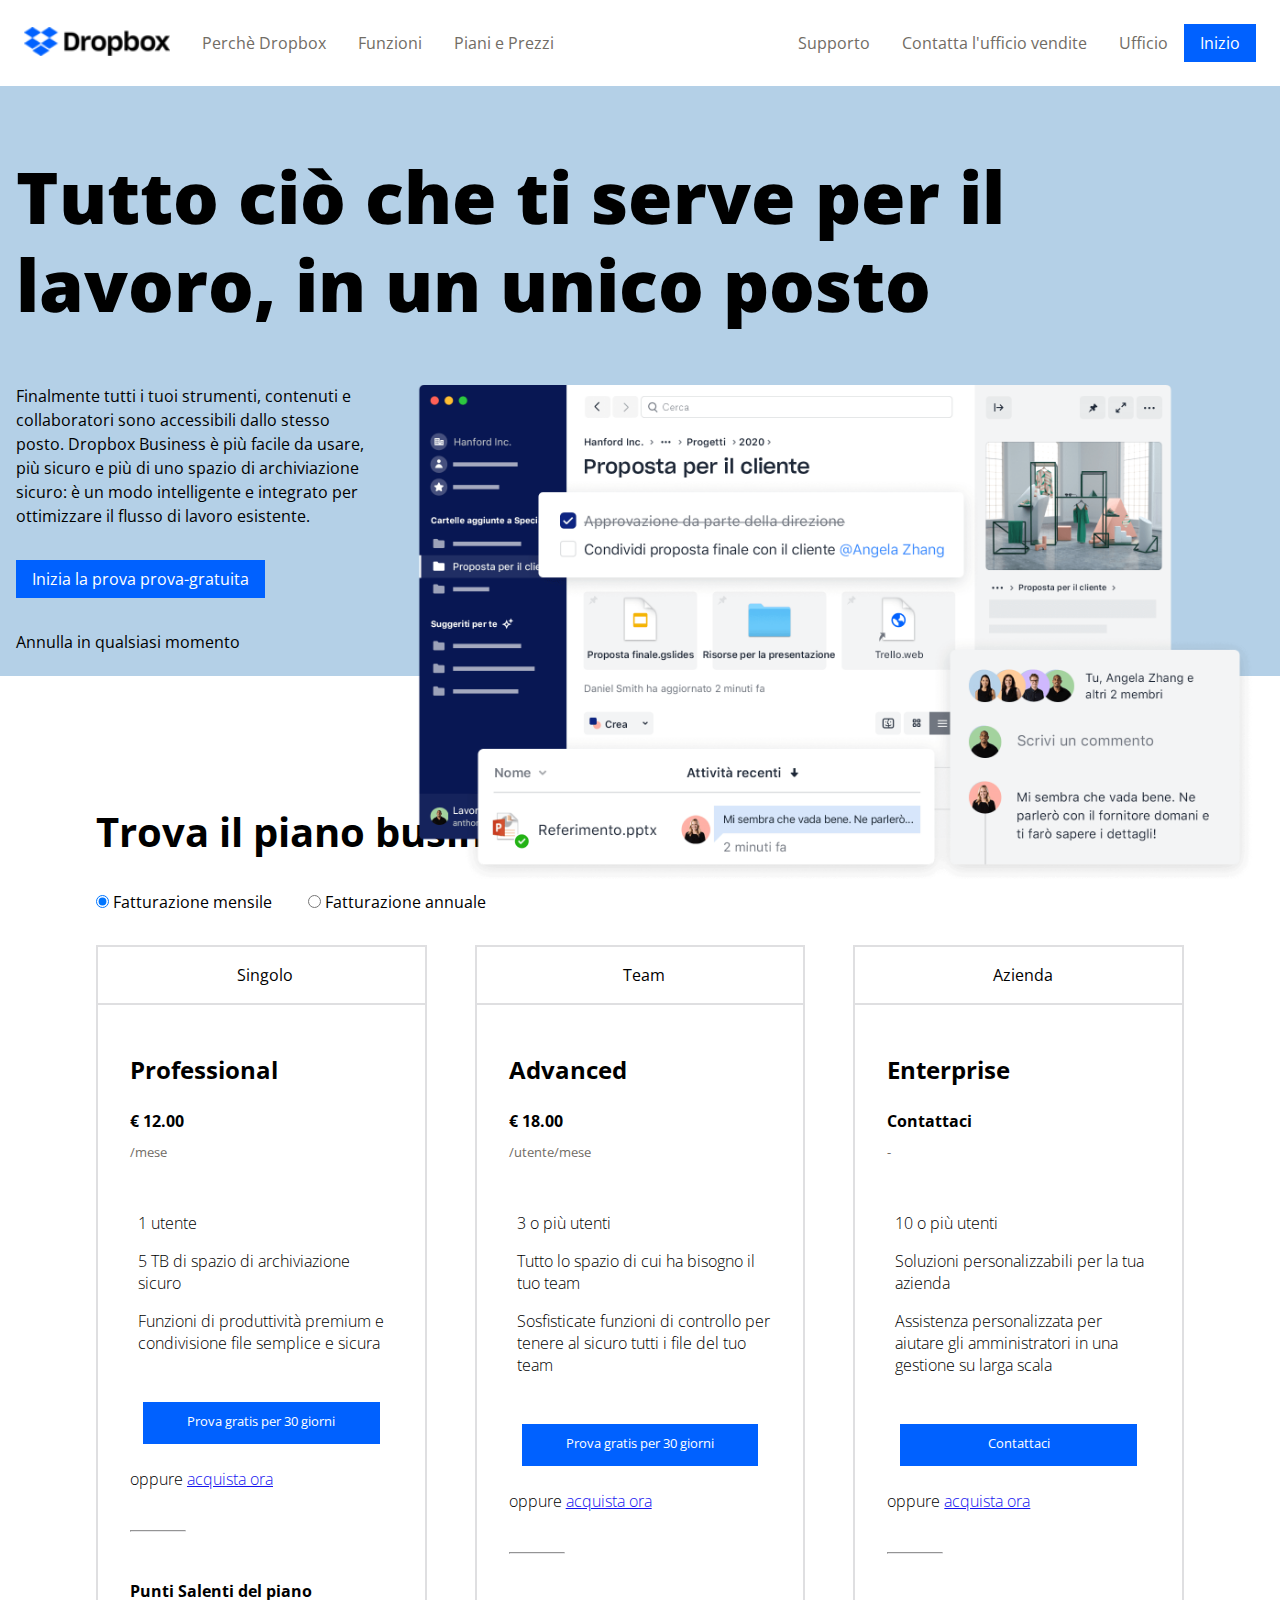
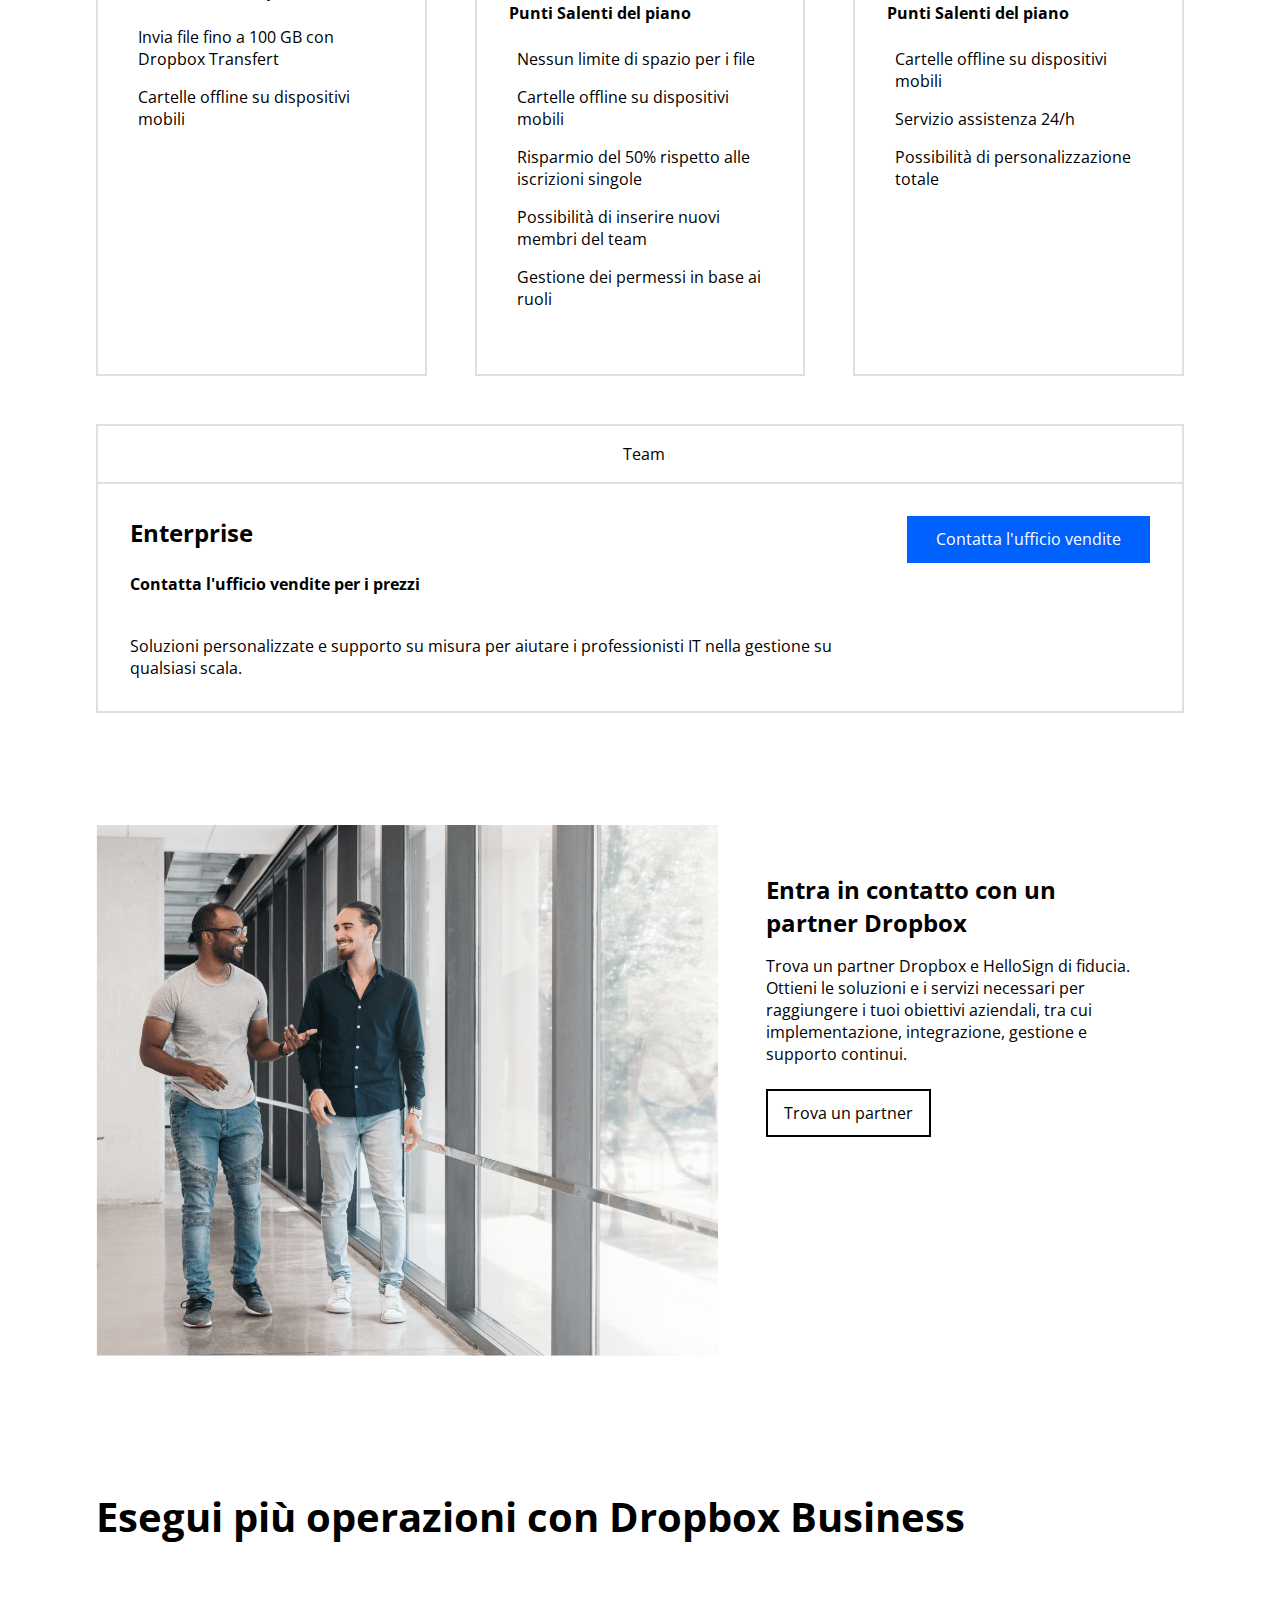
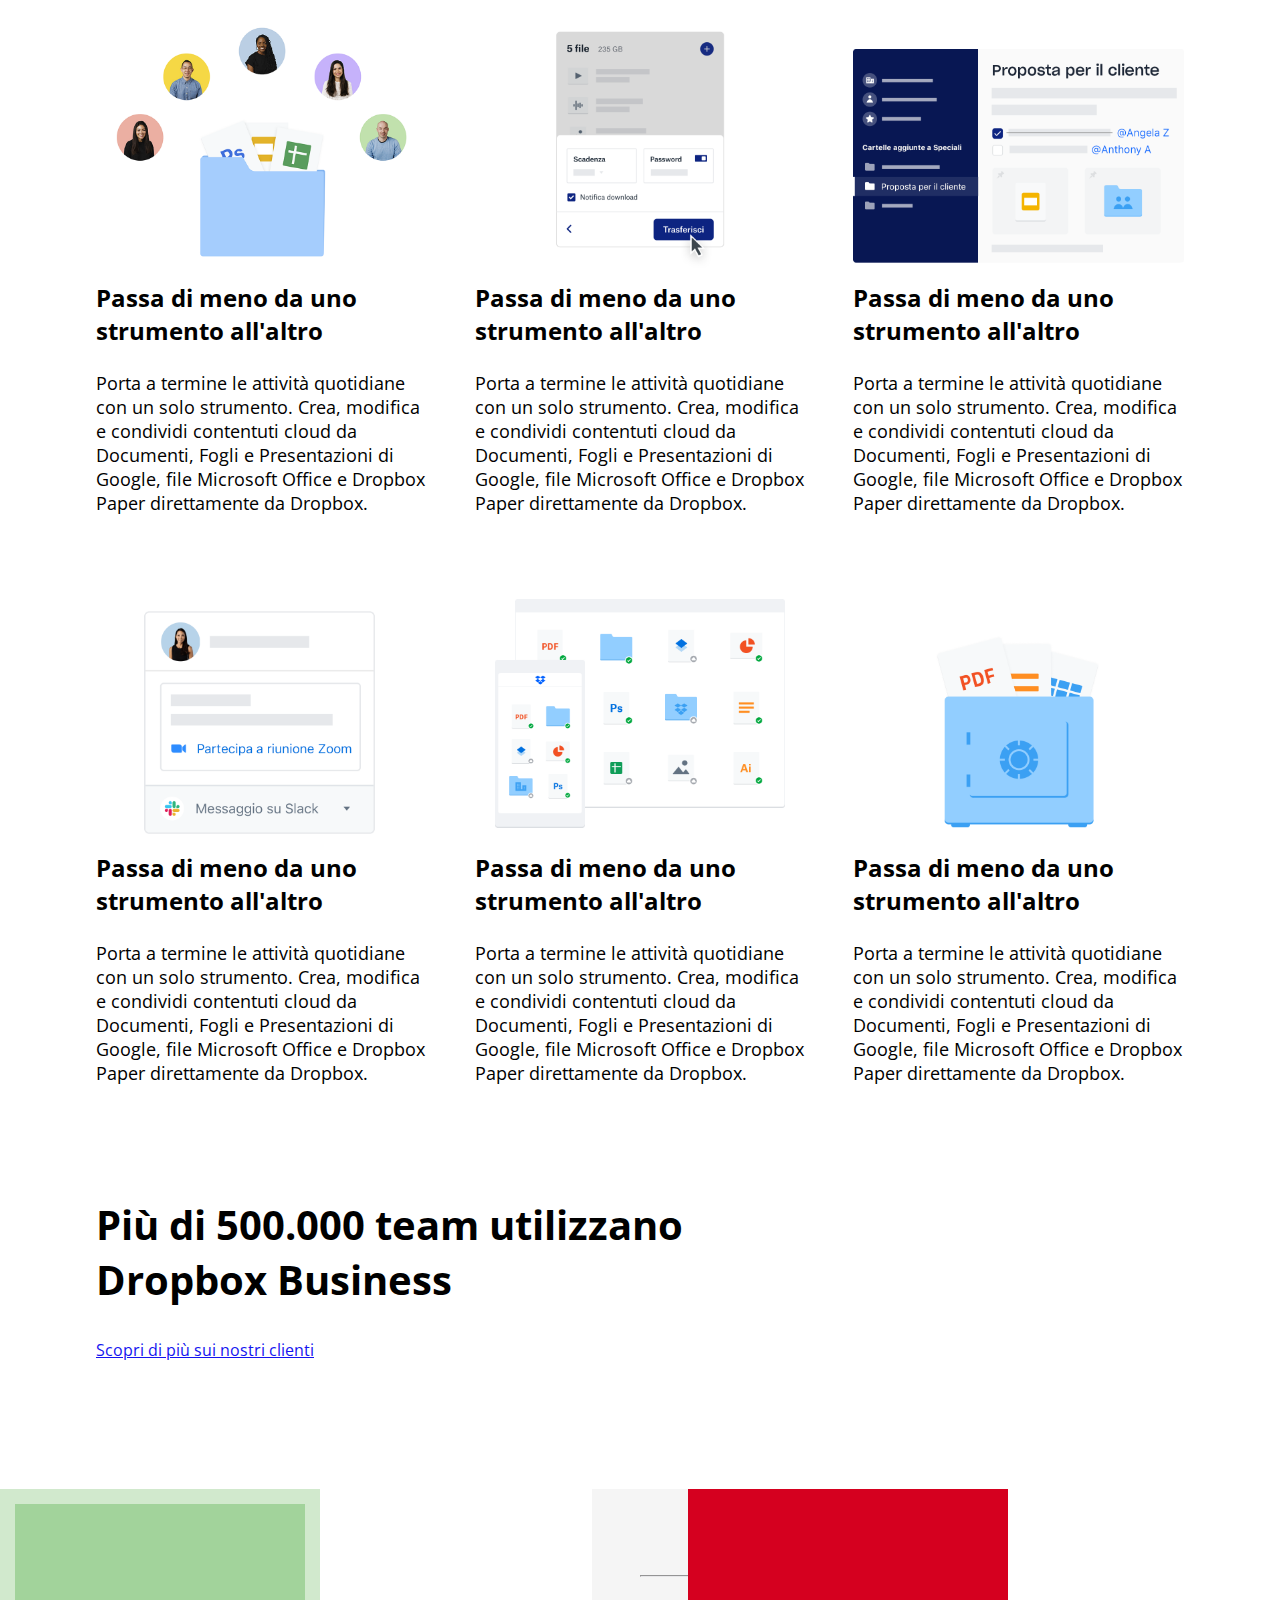
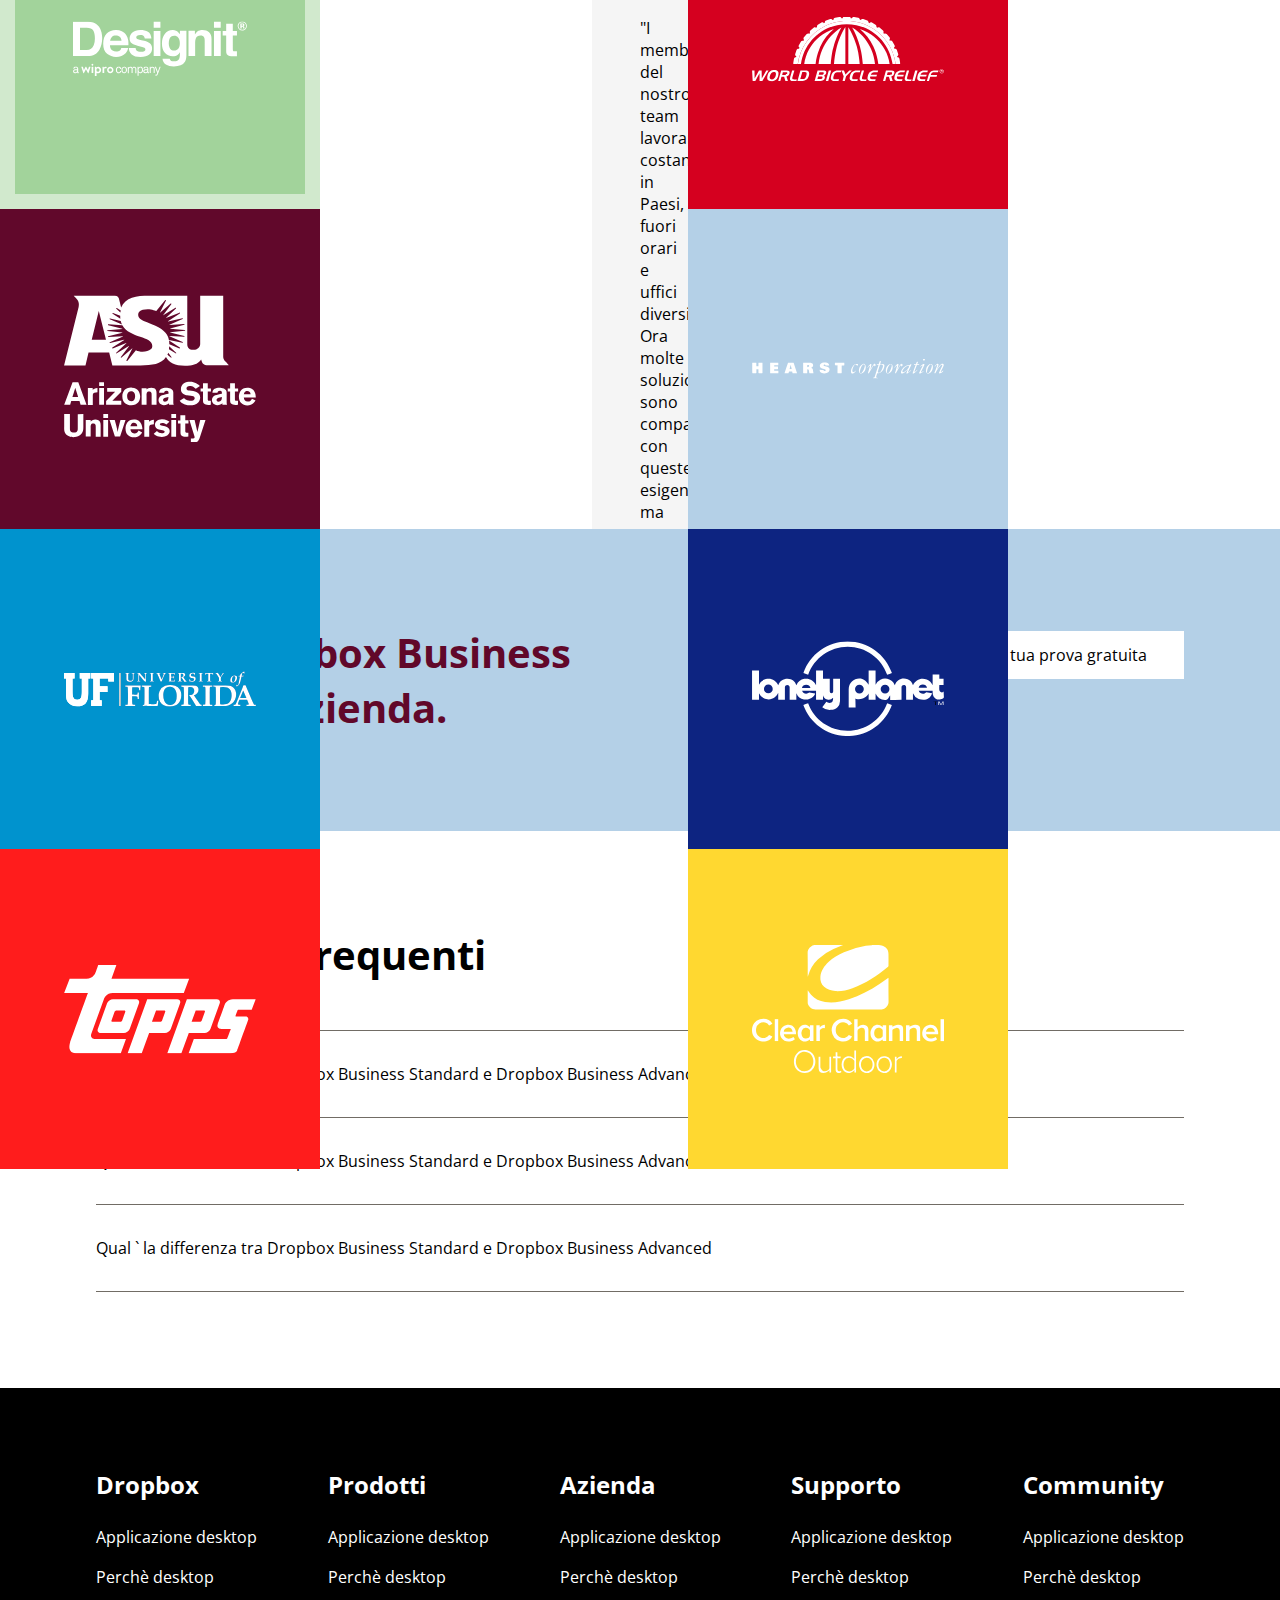
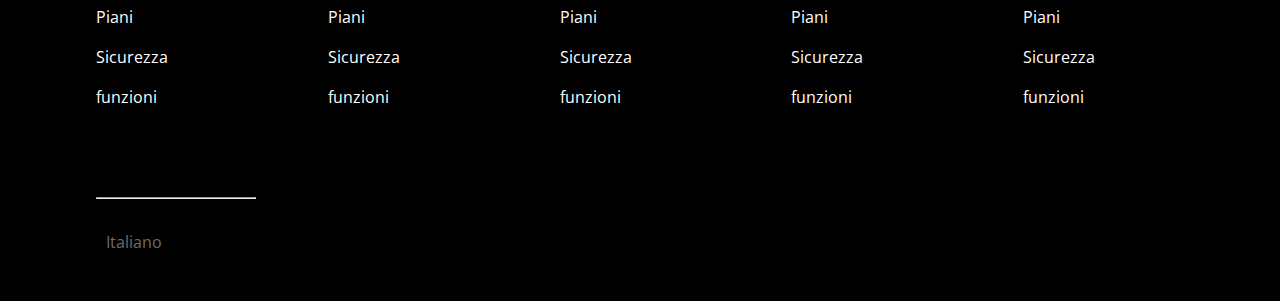
<file: index.html>
<!DOCTYPE html>
<html lang="it">
<head>
    <meta charset="UTF-8">
    <meta name="viewport" content="width=device-width, initial-scale=1.0">
    <title>Dropbox</title>

    <link rel="preconnect" href="https://fonts.googleapis.com">
    <link rel="preconnect" href="https://fonts.gstatic.com" crossorigin>
    <link href="https://fonts.googleapis.com/css2?family=Open+Sans:ital,wght@0,300..800;1,300..800&display=swap" rel="stylesheet">

    <!-- Fontawesome 6.5.2 -->
    <link rel="stylesheet" href="https://cdnjs.cloudflare.com/ajax/libs/font-awesome/6.5.2/css/all.min.css" integrity="sha512-SnH5WK+bZxgPHs44uWIX+LLJAJ9/2PkPKZ5QiAj6Ta86w+fsb2TkcmfRyVX3pBnMFcV7oQPJkl9QevSCWr3W6A==" crossorigin="anonymous" referrerpolicy="no-referrer" />

    <link rel="stylesheet" href="style/style.css">
</head>
<body>
    <header class="limitation-main">
        <section class="navigation-section horizontal-alignment limitation-main">
            <div class="horizontal-alignment">
                <img src="./img/logo-small.png" alt="dropbox logo">
                <nav>
                    <ul class="horizontal-alignment">
                        <li>
                            <a class="gray-color" href="#partner">Perch&egrave; Dropbox</a>
                        </li>
                        <li>
                            <a class="gray-color" href="#funzioni">Funzioni</a>
                        </li>
                        <li>
                            <a class="gray-color" href="#prices">Piani e Prezzi</a>
                        </li>
                    </ul>
                </nav>
            </div>

            <div class="horizontal-alignment">
                <nav class="horizontal-alignment">
                    <ul class="horizontal-alignment">
                        <li class="gray-color">
                            <a class="gray-color" href="/supporto/index.html">Supporto</a>
                        </li>
                        <li>
                            <a class="gray-color" href="https://experience.dropbox.com/contact">Contatta l'ufficio vendite</a>
                        </li>
                        <li>
                            <a class="gray-color" href="https://experience.dropbox.com/it-it/contact">Ufficio</a>
                        </li>
                    </ul>
                </nav>
                <button class="azure-back">
                    <a class=" white-color button" href="https://www.dropbox.com/plans">Inizio</a>
                </button>
            </div>
            
        </section>

        <section class="jumbotron light-blue-back">
            <div class="semi-limited">
                    <h1>
                        Tutto ci&ograve; che ti serve per il lavoro, in un unico posto
                    </h1>
                    <section class="header-content horizontal-alignment">
                        <section class="header-text"> <!-- contiene prova gratuita e jumbotron -->
                            <p>
                                Finalmente tutti i tuoi strumenti, contenuti e collaboratori sono accessibili dallo stesso posto. Dropbox Business &egrave; pi&ugrave; facile da usare, pi&ugrave; sicuro e pi&ugrave; di uno spazio di archiviazione sicuro: &egrave; un modo intelligente e integrato per ottimizzare il flusso di lavoro esistente. 
                            </p>

                            <button class="azure-back">
                                <a class="white-color" href="https://www.dropbox.com/try/teams">Inizia la prova prova-gratuita</a>
                            </button>

                            <p>
                                Annulla in qualsiasi momento
                            </p>

                            <a href="#prices"><i class="fa-solid fa-arrow-down"></i></a>
                        </section>

                        <img src="./img/jumbo.png" alt="">

                    </section>
            </div>
        </section>
    </header>

    <main id="prices">
        <section class="fatturazione maxi-limited" >
            <h2>
                Trova il piano business che fa per te
            </h2>
            <section class="input">
                <input type="radio" name="fatturazione" id="mensile" checked="checked"> Fatturazione mensile
                <input type="radio" name="fatturazione" id="annuale"> Fatturazione annuale
            </section>
            
            <section class="piani horizontal-alignment">
                <article class="border">
                    <header class="horizontal-alignment">
                        <i class="fa-solid fa-user"></i>
                        <p>Singolo</p>
                    </header>
                    <main>
                        <section>
                            <h3>Professional</h3>
                            <h4>&euro; 12.00</h4>
                            <p class="gray-color">/mese</p>
                        </section>

                        <section class="funzionalita">
                            <div class="horizontal-alignment">
                                <i class="fa-solid fa-user"></i>
                                <p>1 utente</p>
                            </div>
                            
                            <div class="horizontal-alignment">
                                <i class="fa-solid fa-folder"></i>
                                <p>5 TB di spazio di archiviazione sicuro</p>
                            </div>

                            <div class="horizontal-alignment">
                                <i class="fa-solid fa-share-nodes"></i>
                                <p>Funzioni di produttivit&agrave; premium e condivisione file semplice e sicura</p>
                            </div>

                            <button class="azure-back">
                                <a class="white-color" href="https://www.dropbox.com/try/essentials">Prova gratis per 30 giorni</a>
                            </button>

                            <span class="horizontal-alignment">
                                <p>oppure <a class="blue-color" href=""> acquista ora</a></p>
                            </span>
                        </section>

                        <hr>

                        <section class="bonus">
                            <h4>Punti Salenti del piano</h4>
                            <div class="horizontal-alignment">
                                <i class="azure-color fa-solid fa-check"></i>
                                <p>Invia file fino a 100 GB con Dropbox Transfert</p>
                            </div>
                            <div class="horizontal-alignment">
                                <i class="azure-color fa-solid fa-check"></i>
                                <p>Cartelle offline su dispositivi mobili</p>
                            </div>
                        </section>
                    </main>
                </article>

                <article class="border">
                    <header class="horizontal-alignment">
                        <i class="fa-solid fa-users-line"></i>
                        <p>Team</p>
                    </header>
                    <main>
                        <section>
                            <h3>Advanced</h3>
                            <h4>&euro; 18.00</h4>
                            <p class="gray-color">/utente/mese</p>
                        </section>

                        <section class="funzionalita">
                            <div class="horizontal-alignment">
                                <i class="fa-solid fa-users-line"></i>
                                <p>3 o pi&ugrave; utenti</p>
                            </div>
                            
                            <div class="horizontal-alignment">
                                <i class="fa-solid fa-folder"></i>
                                <p>Tutto lo spazio di cui ha bisogno il tuo team</p>
                            </div>

                            <div class="horizontal-alignment">
                                <i class="fa-solid fa-share-nodes"></i>
                                <p>Sosfisticate funzioni di controllo per tenere al sicuro tutti i file del tuo team</p>
                            </div>

                            <button class="azure-back">
                                <a class="white-color" href="https://www.dropbox.com/try/essentials">Prova gratis per 30 giorni</a>
                            </button>

                            <span class="horizontal-alignment">
                                <p>oppure <a class="blue-color" href=""> acquista ora</a></p>
                            </span>
                        </section>

                        <hr>

                        <section class="bonus">
                            <h4>Punti Salenti del piano</h4>
                            <div class="horizontal-alignment">
                                <i class="azure-color fa-solid fa-check"></i>
                                <p>Nessun limite di spazio per i file</p>
                            </div>
                            <div class="horizontal-alignment">
                                <i class="azure-color fa-solid fa-check"></i>
                                <p>Cartelle offline su dispositivi mobili</p>
                            </div>
                            <div class="horizontal-alignment">
                                <i class="azure-color fa-solid fa-check"></i>
                                <p>Risparmio del 50&percnt; rispetto alle iscrizioni singole</p>
                            </div>
                            <div class="horizontal-alignment">
                                <i class="azure-color fa-solid fa-check"></i>
                                <p>Possibilit&agrave; di inserire nuovi membri del team</p>
                            </div>
                            <div class="horizontal-alignment">
                                <i class="azure-color fa-solid fa-check"></i>
                                <p>Gestione dei permessi in base ai ruoli</p>
                            </div>
                        </section>
                    </main>
                </article>

                <article class="border">
                    <header class="horizontal-alignment">
                        <i class="fa-solid fa-building"></i>
                        <p>Azienda</p>
                    </header>
                    <main>
                        <section>
                            <h3>Enterprise</h3>
                            <h4>Contattaci</h4>
                            <p class="gray-color">-</p>
                        </section>

                        <section class="funzionalita">
                            <div class="horizontal-alignment">
                                <i class="fa-solid fa-user"></i>
                                <p>10 o pi&ugrave; utenti</p>
                            </div>
                            
                            <div class="horizontal-alignment">
                                <i class="fa-solid fa-folder"></i>
                                <p>Soluzioni personalizzabili per la tua azienda</p>
                            </div>

                            <div class="horizontal-alignment">
                                <i class="fa-solid fa-share-nodes"></i>
                                <p>Assistenza personalizzata per aiutare gli amministratori in una gestione su larga scala</p>
                            </div>

                            <button class="azure-back">
                                <a class="white-color" href="https://www.dropbox.com/try/essentials">Contattaci</a>
                            </button>

                            <span class="horizontal-alignment">
                                <p>oppure <a class="blue-color" href=""> acquista ora</a></p>
                            </span>
                        </section>

                        <hr>

                        <section class="bonus">
                            <h4>Punti Salenti del piano</h4>
                            <div class="horizontal-alignment">
                                <i class="azure-color fa-solid fa-check"></i>
                                <p>Cartelle offline su dispositivi mobili</p>
                            </div>
                            <div class="horizontal-alignment">
                                <i class="azure-color fa-solid fa-check"></i>
                                <p>Servizio assistenza 24/h</p>
                            </div>
                            <div class="horizontal-alignment">
                                <i class="azure-color fa-solid fa-check"></i>
                                <p>Possibilit&agrave; di personalizzazione totale</p>
                            </div>
                        </section>
                    </main>
                </article>

            </section>
        </section>

        <article class="border enterprise maxi-limited">
            <header class="horizontal-alignment">
                <i class="fa-solid fa-building"></i>
                <p>Team</p>
            </header>
            <main>
                <div class="horizontal-alignment">
                    <section class="text">
                        <h3>Enterprise</h3>
                        <h4>Contatta l'ufficio vendite per i prezzi</h4>
                        <p>Soluzioni personalizzate e supporto su misura per aiutare i professionisti IT nella gestione su qualsiasi scala.</p>
                    </section>
                    <section>
                        <button class="azure-back">
                            <a class="white-color" href="https://experience.dropbox.com/contact">Contatta l'ufficio vendite</a>
                        </button>
                    </section>
                </div>
            </main>
        </article>

        <section class="partner horizontal-alignment maxi-limited" id="partner">
            <section class="img">
                <img src="./img/partner.png" alt="two people talking">
            </section>

            <section class="text">
                <h3>Entra in contatto con un partner Dropbox</h3>
                <p>Trova un partner Dropbox e HelloSign di fiducia. Ottieni le soluzioni e i servizi necessari per raggiungere i tuoi obiettivi aziendali, tra cui implementazione, integrazione, gestione e supporto continui.</p>
                <button class="white-back">
                    <a href="https://www.dropbox.com/business/partners">
                        Trova un partner
                    </a>
                </button>
            </section>
        </section>

        <section class="operazioni maxi-limited" id="funzioni">
            <h2>Esegui pi&ugrave; operazioni con Dropbox Business</h2>
            <section class="container">
                <article>
                    <img src="./img/business-feature-switching-tools.png" alt="">
                    <h3>Passa di meno da uno strumento all'altro</h3>
                    <p>Porta a termine le attivit&agrave; quotidiane con un solo strumento. Crea, modifica e condividi contentuti cloud da Documenti, Fogli e Presentazioni di Google, file Microsoft Office e Dropbox Paper direttamente da Dropbox.</p>
                </article>
                <article>
                    <img src="./img/business-feature-send-files-it.png" alt="trasferimento file">
                    <h3>Passa di meno da uno strumento all'altro</h3>
                    <p>Porta a termine le attivit&agrave; quotidiane con un solo strumento. Crea, modifica e condividi contentuti cloud da Documenti, Fogli e Presentazioni di Google, file Microsoft Office e Dropbox Paper direttamente da Dropbox.</p>
                </article>
                <article>
                    <img src="./img/business-feature-coordinate-it.png" alt="esempio di cartelle">
                    <h3>Passa di meno da uno strumento all'altro</h3>
                    <p>Porta a termine le attivit&agrave; quotidiane con un solo strumento. Crea, modifica e condividi contentuti cloud da Documenti, Fogli e Presentazioni di Google, file Microsoft Office e Dropbox Paper direttamente da Dropbox.</p>
                </article>
                <article>
                    <img src="./img/business-feature-integrations-it.png" alt="riunione zoom">
                    <h3>Passa di meno da uno strumento all'altro</h3>
                    <p>Porta a termine le attivit&agrave; quotidiane con un solo strumento. Crea, modifica e condividi contentuti cloud da Documenti, Fogli e Presentazioni di Google, file Microsoft Office e Dropbox Paper direttamente da Dropbox.</p>
                </article>
                <article>
                    <img src="./img/business-feature-multi-device.png" alt="due device con lo stesso spazio cloud">
                    <h3>Passa di meno da uno strumento all'altro</h3>
                    <p>Porta a termine le attivit&agrave; quotidiane con un solo strumento. Crea, modifica e condividi contentuti cloud da Documenti, Fogli e Presentazioni di Google, file Microsoft Office e Dropbox Paper direttamente da Dropbox.</p>
                </article>
                <article>
                    <img src="./img/business-feature-security.png" alt="cassaforte">
                    <h3>Passa di meno da uno strumento all'altro</h3>
                    <p>Porta a termine le attivit&agrave; quotidiane con un solo strumento. Crea, modifica e condividi contentuti cloud da Documenti, Fogli e Presentazioni di Google, file Microsoft Office e Dropbox Paper direttamente da Dropbox.</p>
                </article>
            </section>

            <h2>Pi&ugrave; di 500.000 team utilizzano <br>Dropbox Business</h2>

            <a href=""><u class="blue-color">Scopri di pi&ugrave; sui nostri clienti</u></a>
        </section>

        <section class="squares horizontal-alignment">
            <section class="container-4x4">
                <article id="designit">
                    <img src="./img/designit.svg" alt="">
                </article>
                <article id="asu">
                    <img src="./img/arizona_state_university.svg" alt="">
                </article>
                <article id="uf">
                    <img src="./img/university_of_florida.svg" alt="">
                </article>
                <article id="topps">
                    <img src="./img/topps.svg" alt="">
                </article>
            </section>

            <div>
                <article class="big-section">
                    <img src="./img/designit - black.svg" alt="">

                    <hr>

                    <p>"I membri del nostro team lavorano costantemente in Paesi, fuori orari e uffici diversi. Ora molte soluzioni sono compatibili con queste esigenze, ma nessuna &egrave; facile quando Dropbox e Dropbox Paper. Ora molte soluzioni sono compatibili con queste esigenze, ma nessuna &egrave; facile quanto Dropbox Paper"</p>

                    <p>Morten Thomsen, Global IT Lead</p>
                </article>
            </div>

            <section class="container-4x4">
                <article id="wbr">
                    <img src="./img/world_bicycle_relief.svg" alt="">
                </article>
                <article id="hearst">
                    <img src="./img/hearst_corp.svg" alt="">
                </article>
                <article id="lonely">
                    <img src="./img/lonely_planet.svg" alt="">
                </article>
                <article id="clear">
                    <img src="./img/clear_channel.svg" alt="">
                </article>
            </section>

        </section>

        <section class="light-blue-back">
            <section class="prova-gratuita maxi-limited horizontal-alignment">

                <h2 class="bordeaux-color">Porta Dropbox Business nella tua azienda.</h2>

                <button class="white-back">
                    <a href="https://www.dropbox.com/try/essentials">Inizia la tua prova gratuita</a>
                </button>

            </section>
        </section>
        
        <section class="faq maxi-limited">
            <h2>Domande frequenti</h2>

            <button class="accordion horizontal-alignment">
                Qual &grave; la differenza tra Dropbox Business Standard e Dropbox Business Advanced<i class="fa-solid fa-angle-down"></i>
            </button>  
            <div class="panel">
                <p>
                Lorem ipsum dolor sit amet consectetur adipisicing elit. Praesentium suscipit sed vitae ad. Cum quasi vel necessitatibus officiis ea excepturi quidem, repellat repudiandae itaque magni aliquid reprehenderit eum error quae.
                </p>
            </div>
            <button class="accordion horizontal-alignment">
                Qual &grave; la differenza tra Dropbox Business Standard e Dropbox Business Advanced<i class="fa-solid fa-angle-down"></i>
            </button>  
            <div class="panel">
                <p>
                Lorem ipsum dolor sit amet consectetur adipisicing elit. Praesentium suscipit sed vitae ad. Cum quasi vel necessitatibus officiis ea excepturi quidem, repellat repudiandae itaque magni aliquid reprehenderit eum error quae.
                </p>
            </div>
            <button class="accordion horizontal-alignment">
                Qual &grave; la differenza tra Dropbox Business Standard e Dropbox Business Advanced<i class="fa-solid fa-angle-down"></i>
            </button>  
            <div class="panel">
                <p>
                Lorem ipsum dolor sit amet consectetur adipisicing elit. Praesentium suscipit sed vitae ad. Cum quasi vel necessitatibus officiis ea excepturi quidem, repellat repudiandae itaque magni aliquid reprehenderit eum error quae.
                </p>
            </div>

        </section>
    </main>

    <footer class="black-back">
        <section class="footer-links maxi-limited horizontal-alignment">
            <section class="link-section">
                <h4 class="white-color">Dropbox</h4>
                <ul>
                    <li>
                        <a class="white-color" href="https://www.dropbox.com/desktop">Applicazione desktop</a>
                    </li>
                    <li>
                        <a class="white-color" href="https://www.dropbox.com/desktop">Perch&egrave; desktop</a>
                    </li>
                    <li>
                        <a class="white-color" href="https://www.dropbox.com/plans?trigger=nr">Piani</a>
                    </li>
                    <li>
                        <a class="white-color" href="https://www.dropbox.com/business/solutions">Sicurezza</a>
                    </li>
                    <li>
                        <a class="white-color" href="https://www.dropbox.com/features">funzioni</a>
                    </li>
                </ul>
            </section>
            <section class="link-section">
                <h4 class="white-color">Prodotti</h4>
                <ul>
                    <li>
                        <a class="white-color" href="https://www.dropbox.com/desktop">Applicazione desktop</a>
                    </li>
                    <li>
                        <a class="white-color" href="https://www.dropbox.com/desktop">Perch&egrave; desktop</a>
                    </li>
                    <li>
                        <a class="white-color" href="https://www.dropbox.com/plans?trigger=nr">Piani</a>
                    </li>
                    <li>
                        <a class="white-color" href="https://www.dropbox.com/business/solutions">Sicurezza</a>
                    </li>
                    <li>
                        <a class="white-color" href="https://www.dropbox.com/features">funzioni</a>
                    </li>
                </ul>
            </section>
            <section class="link-section">
                <h4 class="white-color">Azienda</h4>
                <ul>
                    <li>
                        <a class="white-color" href="https://www.dropbox.com/desktop">Applicazione desktop</a>
                    </li>
                    <li>
                        <a class="white-color" href="https://www.dropbox.com/desktop">Perch&egrave; desktop</a>
                    </li>
                    <li>
                        <a class="white-color" href="https://www.dropbox.com/plans?trigger=nr">Piani</a>
                    </li>
                    <li>
                        <a class="white-color" href="https://www.dropbox.com/business/solutions">Sicurezza</a>
                    </li>
                    <li>
                        <a class="white-color" href="https://www.dropbox.com/features">funzioni</a>
                    </li>
                </ul>
            </section>
            <section class="link-section">
                <h4 class="white-color">Supporto</h4>
                <ul>
                    <li>
                        <a class="white-color" href="https://www.dropbox.com/desktop">Applicazione desktop</a>
                    </li>
                    <li>
                        <a class="white-color" href="https://www.dropbox.com/desktop">Perch&egrave; desktop</a>
                    </li>
                    <li>
                        <a class="white-color" href="https://www.dropbox.com/plans?trigger=nr">Piani</a>
                    </li>
                    <li>
                        <a class="white-color" href="https://www.dropbox.com/business/solutions">Sicurezza</a>
                    </li>
                    <li>
                        <a class="white-color" href="https://www.dropbox.com/features">funzioni</a>
                    </li>
                </ul>
            </section>
            <section class="link-section">
                <h4 class="white-color">Community</h4>
                <ul>
                    <li>
                        <a class="white-color" href="https://www.dropbox.com/desktop">Applicazione desktop</a>
                    </li>
                    <li>
                        <a class="white-color" href="https://www.dropbox.com/desktop">Perch&egrave; desktop</a>
                    </li>
                    <li>
                        <a class="white-color" href="https://www.dropbox.com/plans?trigger=nr">Piani</a>
                    </li>
                    <li>
                        <a class="white-color" href="https://www.dropbox.com/business/solutions">Sicurezza</a>
                    </li>
                    <li>
                        <a class="white-color" href="https://www.dropbox.com/features">funzioni</a>
                    </li>
                </ul>
            </section>
            
        </section>


        <section class="language maxi-limited">

            <hr class="white-color">

            <section class="horizontal-alignment">
                <i class="gray-color fa-solid fa-earth-americas"></i>
                <p class="gray-color">Italiano</p>
                <i class="gray-color fa-solid fa-caret-up"></i>            
            </section>
        </section>
    </footer>
</body>
</html>
</file>
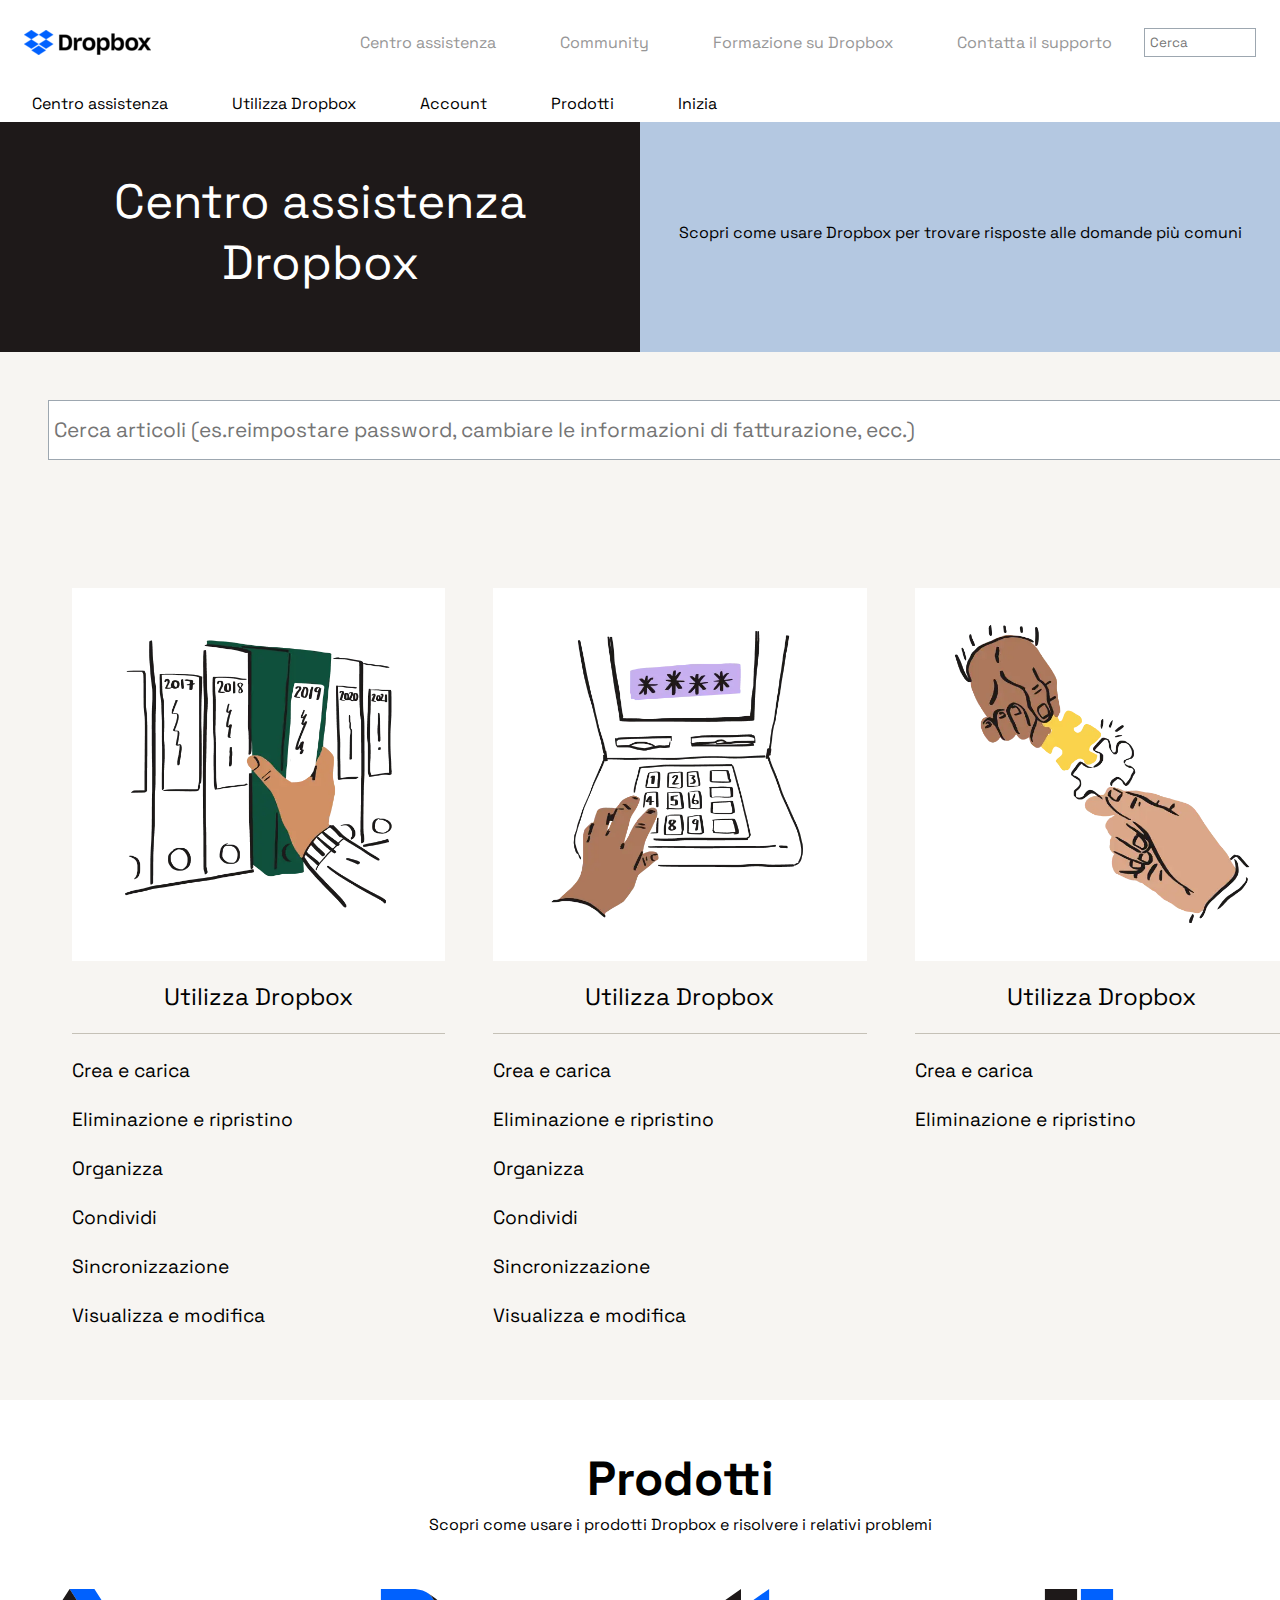
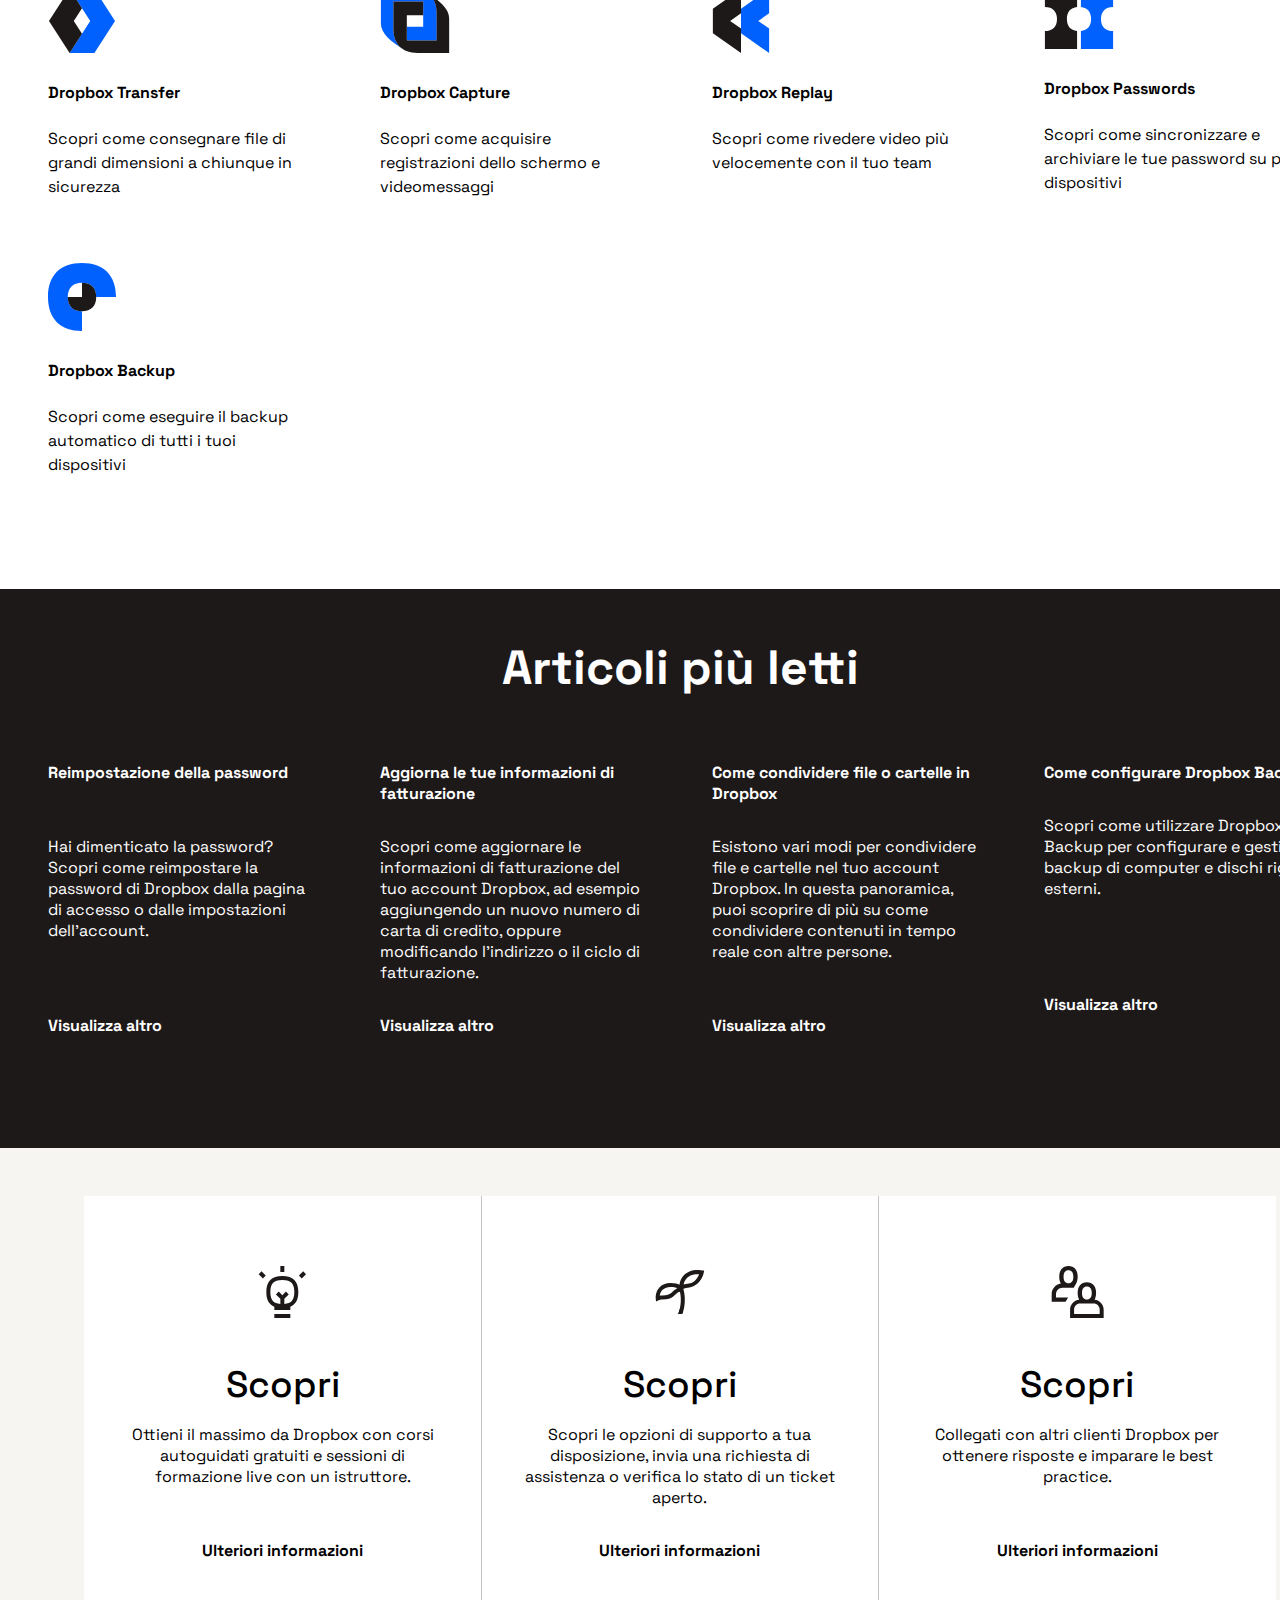
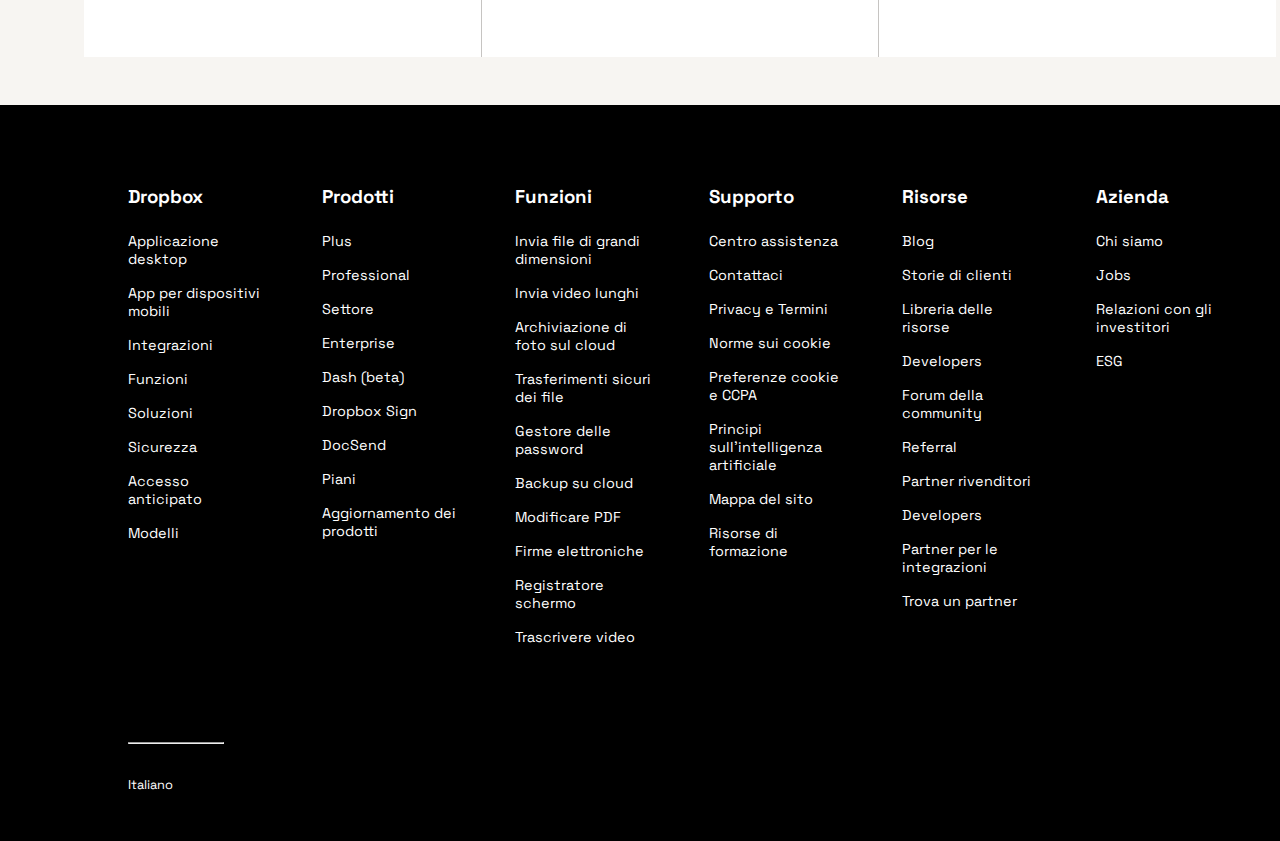
<file: supporto/index.html>
<!DOCTYPE html>
<html lang="it">
<head>
    <meta charset="UTF-8">
    <meta name="viewport" content="width=device-width, initial-scale=1.0">
    <title>Supporto</title>

    <link rel="stylesheet" href="style/style.css">

    <!-- Space Grotesk -->
    <link rel="preconnect" href="https://fonts.googleapis.com">
    <link rel="preconnect" href="https://fonts.gstatic.com" crossorigin>
    <link href="https://fonts.googleapis.com/css2?family=Space+Grotesk:wght@300..700&display=swap" rel="stylesheet">

    <!-- Fontawesome 6.5.2 -->
    <link rel="stylesheet" href="https://cdnjs.cloudflare.com/ajax/libs/font-awesome/6.5.2/css/all.min.css" integrity="sha512-SnH5WK+bZxgPHs44uWIX+LLJAJ9/2PkPKZ5QiAj6Ta86w+fsb2TkcmfRyVX3pBnMFcV7oQPJkl9QevSCWr3W6A==" crossorigin="anonymous" referrerpolicy="no-referrer" />
</head>
<body>

    <!-- pagina di riferimento -->
    <!-- https://help.dropbox.com/it-it -->

    <!-- todo AGGIUNGERE TUTTI I LINK, COMPRESE IMMAGINI DEI PRODOTTI -->
    <!-- todo HOVER EFFECT E UNDERLINE -->

    <header>
        <section class="top horizontal-alignment">
            <img src="./img/logo-small.png" alt="dropbox logo">
            <nav class="header-links horizontal-alignment">
                <ul class="horizontal-alignment">
                    <li>
                        <a class="gray-color" href="">Centro assistenza</a>
                    </li>
                    <li>
                        <a class="gray-color" href="">Community</a>
                    </li>
                    <li>
                        <a class="gray-color" href="">Formazione su Dropbox</a>
                    </li>
                    <li>
                        <a class="gray-color" href="">Contatta il supporto</a>
                    </li>
                </ul>
                <section class="search-bar">
                    <input type="search" placeholder="Cerca">
                    <i class="fa-solid fa-magnifying-glass"></i>
                </section>
            </nav>
        </section>

        <nav class="bottom horizontal-alignment">
            <ul class="horizontal-alignment">
                <li>
                    <a href="">Centro assistenza</a>
                </li>
                <li>
                    <a href="">Utilizza Dropbox</a>
                    <div class="opacity"></div>
                    <div class="drop-down beige-back">
                        <ul>
                            <li>
                                <a href="">Crea e carica</a>
                            </li>
                            <li>
                                <a href="">Eliminazione e ripristino</a>
                            </li>
                            <li>
                                <a href="">Organizza</a>
                            </li>
                            <li>
                                <a href="">Condividi</a>
                            </li>
                            <li>
                                <a href="">Sincronizzazione</a>
                            </li>
                            <li>
                                <a href="">Visualizza e modifica</a>
                            </li>
                        </ul>
                    </div>
                </li>
                <li>
                    <a href="">Account</a>
                    <div class="opacity"></div>
                    <div class="drop-down beige-back">
                        <ul>
                            <li>
                                <a href="">Crea e carica</a>
                            </li>
                            <li>
                                <a href="">Eliminazione e ripristino</a>
                            </li>
                            <li>
                                <a href="">Organizza</a>
                            </li>
                            <li>
                                <a href="">Condividi</a>
                            </li>
                            <li>
                                <a href="">Sincronizzazione</a>
                            </li>
                            <li>
                                <a href="">Visualizza e modifica</a>
                            </li>
                        </ul>
                    </div>
                </li>
                <li>
                    <a href="">Prodotti</a>
                    <div class="opacity"></div>
                    <div class="drop-down beige-back">
                        <ul>
                            <li>
                                <a href="">Crea e carica</a>
                            </li>
                            <li>
                                <a href="">Eliminazione e ripristino</a>
                            </li>
                            <li>
                                <a href="">Organizza</a>
                            </li>
                            <li>
                                <a href="">Condividi</a>
                            </li>
                            <li>
                                <a href="">Sincronizzazione</a>
                            </li>
                            <li>
                                <a href="">Visualizza e modifica</a>
                            </li>
                        </ul>
                    </div>
                </li>
                <li>
                    <a href="">Inizia</a>
                </li>
            </ul>
        </nav>
    </header>

    <main>
        <section class="horizontal-alignment first-info"> <!-- Top content del main -->
            <div class="brown-back"> <!-- Centro assistenza Dropbox -->
                <h1 class="white-color">Centro assistenza<br>Dropbox</h1>
            </div>

            <div class="azure-back"> <!-- Risposte alle domande -->
                <p>Scopri come usare Dropbox per trovare risposte alle domande pi&ugrave; comuni</p>
            </div>
        </section>

        <section class="beige-back">
            <div class="container">
                <!-- nav bar -->
                <section class="search-bar">
                    <input type="search" placeholder="Cerca articoli (es.reimpostare password, cambiare le informazioni di fatturazione, ecc.)" >
                    <i class="fa-solid fa-magnifying-glass"></i>
                </section>

                <nav class="articles horizontal-alignment">
                    <article>
                        <div class="image-container">
                            <img src="./img/utilizza.webp" alt="an hand taking a 2019 folder">
                        </div>
                        <h2>
                            Utilizza Dropbox
                        </h2>

                        <ul>
                            <li>
                                <a href="">Crea e carica</a>
                            </li>
                            <li>
                                <a href="">Eliminazione e ripristino</a>
                            </li>
                            <li>
                                <a href="">Organizza</a>
                            </li>
                            <li>
                                <a href="">Condividi</a>
                            </li>
                            <li>
                                <a href="">Sincronizzazione</a>
                            </li>
                            <li>
                                <a href="">Visualizza e modifica</a>
                            </li>
                        </ul>
                    </article>
                    <article>
                        <div class="image-container">
                            <img src="./img/ram.webp" alt="an hand using a pc">
                        </div>
                        <h2>
                            Utilizza Dropbox
                        </h2>

                        <ul>
                            <li>
                                <a href="">Crea e carica</a>
                            </li>
                            <li>
                                <a href="">Eliminazione e ripristino</a>
                            </li>
                            <li>
                                <a href="">Organizza</a>
                            </li>
                            <li>
                                <a href="">Condividi</a>
                            </li>
                            <li>
                                <a href="">Sincronizzazione</a>
                            </li>
                            <li>
                                <a href="">Visualizza e modifica</a>
                            </li>
                        </ul>
                    </article>                    
                    <article>
                        <div class="image-container">
                            <img src="./img/app.webp" alt="two hands creating a puzzle">
                        </div>
                        <h2>
                            Utilizza Dropbox
                        </h2>

                        <ul>
                            <li>
                                <a href="">Crea e carica</a>
                            </li>
                            <li>
                                <a href="">Eliminazione e ripristino</a>
                            </li>
                        </ul>
                    </article>
                </nav>
            </div>
        </section>

        <section class="container"> <!-- Prodotti -->
            <h2>
                Prodotti
            </h2>
            <p>
                Scopri come usare i prodotti Dropbox e risolvere i relativi problemi
            </p>
            <section class="products">
                <article>
                    <div class="product.container">
                        <img src="./img/transfer.svg" alt="transfer icon">
                    </div>
                    <h4>Dropbox Transfer</h4>
                    <p>Scopri come consegnare file di grandi dimensioni a chiunque in sicurezza</p>
                </article>
                <article>
                    <div class="product.container">
                        <img src="./img/capture.svg" alt="capture icon">
                    </div>
                    <h4>Dropbox Capture</h4>
                    <p>Scopri come acquisire registrazioni dello schermo e videomessaggi</p>
                </article>
                <article>
                    <div class="product.container">
                        <img src="./img/replay.svg" alt="replay icon">
                    </div>
                    <h4>Dropbox Replay</h4>
                    <p>Scopri come rivedere video più velocemente con il tuo team</p>
                </article>
                <article>
                    <div class="product.container">
                        <img src="./img/passwords.svg" alt="passwords icon">
                    </div>
                    <h4>Dropbox Passwords</h4>
                    <p>Scopri come sincronizzare e archiviare le tue password su più dispositivi</p>
                </article>
                <article>
                    <div class="product.container">
                        <img src="./img/backup.svg" alt="backup icon">
                    </div>
                    <h4>Dropbox Backup</h4>
                    <p>Scopri come eseguire il backup automatico di tutti i tuoi dispositivi</p>
                </article>
            </section>
        </section>

        <section class="brown-back"> <!-- Articoli piu letti -->
            <section class="container">  
                <h2 class="white-color">Articoli pi&ugrave; letti</h2>
                <section class="horizontal-alignment">
                    <article>
                        <h4 class="white-color">Reimpostazione della password</h4>
                        <br> 
                        <p class="white-color">Hai dimenticato la password? Scopri come reimpostare la password di Dropbox dalla pagina di accesso o dalle impostazioni dell'account.</p>
                        <br>
                        <br>
                        <a href=""><strong class="white-color">Visualizza altro</strong></a>
                    </article>
                    <article>
                        <h4 class="white-color">Aggiorna le tue informazioni di fatturazione</h4>

                        <p class="white-color">Scopri come aggiornare le informazioni di fatturazione del tuo account Dropbox, ad esempio aggiungendo un nuovo numero di carta di credito, oppure modificando l’indirizzo o il ciclo di fatturazione.</p>

                        <a href=""><strong class="white-color">Visualizza altro</strong></a>
                    </article>
                    <article>
                        <h4 class="white-color">Come condividere file o cartelle in Dropbox</h4>

                        <p class="white-color">Esistono vari modi per condividere file e cartelle nel tuo account Dropbox. In questa panoramica, puoi scoprire di più su come condividere contenuti in tempo reale con altre persone.</p>
                        <br>
                        <a href=""><strong class="white-color">Visualizza altro</strong></a>
                    </article>
                    <article>
                        <h4 class="white-color">Come configurare Dropbox Backup</h4>

                        <p class="white-color">Scopri come utilizzare Dropbox Backup per configurare e gestire backup di computer e dischi rigidi esterni. </p>
                        <br>
                        <br>
                        <br>
                        <a href=""><strong class="white-color">Visualizza altro</strong></a>
                    </article>
                </section>
            </section>
        </section>

        <section class="beige-back"> <!-- Ulteriori informazioni -->
            <section class="info-container container horizontal-alignment">
                <article class="more-info">
                    <img src="./img/Lightbulb.svg" alt="lampadina">
                    <h3>Scopri</h3>
                    <p>Ottieni il massimo da Dropbox con corsi autoguidati gratuiti e sessioni di formazione live con un istruttore.</p>
                    <br>
                    <a href=""><strong>Ulteriori informazioni</strong></a>
                </article>
                <article class="more-info">
                    <img src="./img/Sprout.svg" alt="lampadina">
                    <h3>Scopri</h3>
                    <p>Scopri le opzioni di supporto a tua disposizione, invia una richiesta di assistenza o verifica lo stato di un ticket aperto.</p>
                    <a href=""><strong>Ulteriori informazioni</strong></a>
                </article>
                <article class="more-info">
                    <img src="./img/PersonMultiple.svg" alt="lampadina">
                    <h3>Scopri</h3>
                    <p>Collegati con altri clienti Dropbox per ottenere risposte e imparare le best practice.</p>
                    <br>
                    <a href=""><strong>Ulteriori informazioni</strong></a>
                </article>
            </section>
        </section>
    </main>

    <footer class="black-back">
        <section class="horizontal-alignment container"> <!-- links -->
            <section>
                <h3 class="white-color">Dropbox</h3>
                <ul>
                    <li>
                        <a class="white-color" href="https://www.dropbox.com/desktop">Applicazione desktop</a>
                    </li>
                    <li>
                        <a class="white-color" href="https://www.dropbox.com/mobile">App per dispositivi mobili</a>
                    </li>
                    <li>
                        <a class="white-color" href="https://www.dropbox.com/app-integrations">Integrazioni</a>
                    </li>
                    <li>
                        <a class="white-color" href="https://www.dropbox.com/features">Funzioni</a>
                    </li>
                    <li>
                        <a class="white-color" href="https://www.dropbox.com/business/solutions">Soluzioni</a>
                    </li>
                    <li>
                        <a class="white-color" href="https://www.dropbox.com/features/security">Sicurezza</a>
                    </li>
                    <li>
                        <a class="white-color" href="https://www.dropbox.com/early-access">Accesso anticipato</a>
                    </li>
                    <li>
                        <a class="white-color" href="https://www.dropbox.com/templates">Modelli</a>
                    </li>
                </ul>
            </section>
            <section>
                <h3 class="white-color">Prodotti</h3>
                <ul>
                    <li>
                        <a class="white-color" href="https://www.dropbox.com/desktop">Plus</a>
                    </li>
                    <li>
                        <a class="white-color" href="https://www.dropbox.com/mobile">Professional</a>
                    </li>
                    <li>
                        <a class="white-color" href="https://www.dropbox.com/app-integrations">Settore</a>
                    </li>
                    <li>
                        <a class="white-color" href="https://www.dropbox.com/features">Enterprise</a>
                    </li>
                    <li>
                        <a class="white-color" href="https://www.dropbox.com/business/solutions">Dash (beta)</a>
                    </li>
                    <li>
                        <a class="white-color" href="https://www.dropbox.com/features/security">Dropbox Sign</a>
                    </li>
                    <li>
                        <a class="white-color" href="https://www.dropbox.com/early-access">DocSend</a>
                    </li>
                    <li>
                        <a class="white-color" href="https://www.dropbox.com/templates">Piani</a>
                    </li>
                    <li>
                        <a class="white-color" href="https://www.dropbox.com/templates">Aggiornamento dei prodotti</a>
                    </li>
                </ul>
            </section>
            <section>
                <h3 class="white-color">Funzioni</h3>
                <ul>
                    <li>
                        <a class="white-color" href="https://www.dropbox.com/desktop">Invia file di grandi dimensioni</a>
                    </li>
                    <li>
                        <a class="white-color" href="https://www.dropbox.com/mobile">Invia video lunghi</a>
                    </li>
                    <li>
                        <a class="white-color" href="https://www.dropbox.com/app-integrations">Archiviazione di foto sul cloud</a>
                    </li>
                    <li>
                        <a class="white-color" href="https://www.dropbox.com/features">Trasferimenti sicuri dei file</a>
                    </li>
                    <li>
                        <a class="white-color" href="https://www.dropbox.com/business/solutions">Gestore delle password</a>
                    </li>
                    <li>
                        <a class="white-color" href="https://www.dropbox.com/features/security">Backup su cloud</a>
                    </li>
                    <li>
                        <a class="white-color" href="https://www.dropbox.com/early-access">Modificare PDF</a>
                    </li>
                    <li>
                        <a class="white-color" href="https://www.dropbox.com/templates">Firme elettroniche</a>
                    </li>
                    <li>
                        <a class="white-color" href="https://www.dropbox.com/templates">Registratore schermo</a>
                    </li>
                    <li>
                        <a class="white-color" href="https://www.dropbox.com/templates">Trascrivere video</a>
                    </li>
                </ul>
            </section>
            <section>
                <h3 class="white-color">Supporto</h3>
                <ul>
                    <li>
                        <a class="white-color" href="https://www.dropbox.com/desktop">Centro assistenza</a>
                    </li>
                    <li>
                        <a class="white-color" href="https://www.dropbox.com/mobile">Contattaci</a>
                    </li>
                    <li>
                        <a class="white-color" href="https://www.dropbox.com/app-integrations">Privacy e Termini</a>
                    </li>
                    <li>
                        <a class="white-color" href="https://www.dropbox.com/features">Norme sui cookie</a>
                    </li>
                    <li>
                        <a class="white-color" href="https://www.dropbox.com/business/solutions">Preferenze cookie e CCPA</a>
                    </li>
                    <li>
                        <a class="white-color" href="https://www.dropbox.com/features/security">Principi sull'intelligenza artificiale</a>
                    </li>
                    <li>
                        <a class="white-color" href="https://www.dropbox.com/early-access">Mappa del sito</a>
                    </li>
                    <li>
                        <a class="white-color" href="https://www.dropbox.com/templates">Risorse di formazione</a>
                    </li>
                </ul>
            </section>
            <section>
                <h3 class="white-color">Risorse</h3>
                <ul>
                    <li>
                        <a class="white-color" href="https://www.dropbox.com/desktop">Blog</a>
                    </li>
                    <li>
                        <a class="white-color" href="https://www.dropbox.com/mobile">Storie di clienti</a>
                    </li>
                    <li>
                        <a class="white-color" href="https://www.dropbox.com/app-integrations">Libreria delle risorse</a>
                    </li>
                    <li>
                        <a class="white-color" href="https://www.dropbox.com/features">Developers</a>
                    </li>
                    <li>
                        <a class="white-color" href="https://www.dropbox.com/business/solutions">Forum della community</a>
                    </li>
                    <li>
                        <a class="white-color" href="https://www.dropbox.com/features/security">Referral</a>
                    </li>
                    <li>
                        <a class="white-color" href="https://www.dropbox.com/early-access">Partner rivenditori</a>
                    </li>
                    <li>
                        <a class="white-color" href="https://www.dropbox.com/templates">Developers</a>
                    </li>
                    <li>
                        <a class="white-color" href="https://www.dropbox.com/templates">Partner per le integrazioni</a>
                    </li>
                    <li>
                        <a class="white-color" href="https://www.dropbox.com/templates">Trova un partner</a>
                    </li>
                </ul>
            </section>
            <section>
                <h3 class="white-color">Azienda</h3>
                <ul>
                    <li>
                        <a class="white-color" href="https://www.dropbox.com/desktop">Chi siamo</a>
                    </li>
                    <li>
                        <a class="white-color" href="https://www.dropbox.com/mobile">Jobs</a>
                    </li>
                    <li>
                        <a class="white-color" href="https://www.dropbox.com/app-integrations">Relazioni con gli investitori</a>
                    </li>
                    <li>
                        <a class="white-color" href="https://www.dropbox.com/features">ESG</a>
                    </li>
                </ul>
            </section>
        </section>

        <section class="container"> <!-- social e lingua -->
            <section class="social horizontal-alignment">
                <i class="white-color fa-brands fa-x-twitter"></i>
                <i class="white-color fa-brands fa-facebook"></i>
                <i class="white-color fa-brands fa-youtube"></i>
            </section>

            <hr>

            <section class="language horizontal-alignment">
                <p class="white-color">Italiano</p>
                <i class="white-color fa-solid fa-angle-down"></i>
            </section>
        </section>
    </footer>
</body>
</html>
</file>
<file: style/style.css>
* {
    box-sizing: border-box;
    padding: 0;
    margin: 0;

    font-family: "Open Sans", sans-serif;
}

html {
    scroll-behavior: smooth;
}

.limitation-main{
    width: 120rem;
    margin: 0 auto;
}

.semi-limited{
    width: 78rem;
    margin: 0 auto;
}

.maxi-limited{
    width: 68rem;
    margin: 0 auto;
}

header.limitation-main{
    margin-bottom: 5rem;
    width: 100vw;
}

.horizontal-alignment{
    display: flex;
    flex-direction: row;
}

section.navigation-section{
    justify-content: space-between;
    padding: 1.5rem;
    position: fixed;
    background-color: white;
    z-index: 1;
    width: 100%;
}

[alt="dropbox logo"] {
    height: 1.8rem;
    margin-top: 0.2rem;
    margin-right: 1rem;
}

ul{
    list-style-type: none;
}

header a{
    margin: 0.5rem 1rem;
}

a{
    text-decoration: none;
    color: black;
    display: inline-block;
    vertical-align: top;
    font-size: 1rem;
}

section.header-content{
    position: relative;
}

section.header-text{
    width: 22rem;
}

section.jumbotron img {
    width: 55rem;
    position: absolute;
    right: 0;
}

header h1{
    line-height: 5.5rem;
    font-size: 4.5rem;
    font-weight: 900;
    padding: 9.5rem 0 3.5rem 0;
}

header p{
    line-height: 1.5rem;
}

section.jumbotron button{
    margin: 2rem 0;
}

body > header i{
    margin: 4rem 0 1.5rem 0;
    font-size: 3rem;
    font-size: bold;
}

button{
    border: none;
}

section.fatturazione{
    padding: 3rem 0;
}

h2{
    font-size: 2.5rem;
}

section.input{
    margin: 2rem 0;
}

[type="radio"]:last-of-type {
    margin-left: 2rem
}

section.piani{
    justify-content: space-between;
}

article.border{
    border: 2px solid #dfdfe1;
}

section.fatturazione article{
    width: calc((68rem / 3) - 2rem);
}

article > header {
    border-bottom: 2px solid #dfdfe1;
    padding: 1rem;
    justify-content: center;
}

a.blue-color{
    text-decoration: underline;
}

article hr{
    width: 3.5rem;
    margin-top: 1rem;
    border-color: #e7e7e9;
}

article > main {
    padding: 2rem 2rem;
}

article > main h3{
    font-size: 1.5rem;
    padding-bottom: 1.5rem;
}

article > main p.gray-color{
    padding: 0.7rem 0;
    font-size: 0.8rem;
}

article > main > section{
    padding: 1rem 0;
}

.funzionalita{
    display: flex;
    flex-direction: column;
}

.funzionalita > *{
    padding: 0.5rem 0;
    font-weight: 300;
    font-size: 1rem;
}

article i{
    margin-right: 0.5rem;
}

.funzionalita > button {
    padding: 0.6rem 2.3rem;
    margin: 2.5rem 0 1rem 0;
    width: 90%;
    align-self: center;
}

.funzionalita > button > a{
    font-size: 0.8rem;
    font-weight: 400;
}

section.bonus{
    margin: 2rem 0 0 0;
}

section.bonus > h4{
    margin: 0 0 1.5rem 0 ;
}

section.bonus > div {
    margin: 1rem 0;
}

article.enterprise > main > div{
    justify-content: space-between;
}

article.enterprise section.text{
    width: 70%;
}

article.enterprise button{
    padding: 0.8rem 1.8rem;
}

article.enterprise section.text p{
    margin-top: 2.5rem;
}

section.partner{
    padding: 3rem 0;
    margin: 4rem auto;
}

section.partner section.img{
    width: 230%;
}

section.partner img{
    width: 100%;
}

section.partner section.text{
    padding: 3rem;
}

section.partner section.text h3{
    font-size: 1.5rem;
}

section.partner section.text p{
    margin: 1rem 0 1.5rem 0;
}

section.partner section.text button{
    padding: 0.7rem 1rem;
    border: 2px solid black;
}

section.container{
    display: flex;
    flex-wrap: wrap;
    justify-content: space-between;
}

section.container > article{
    width: calc((68rem / 3) - 2rem);
    padding: 2rem 0;
}

section.container > article > img {
    width: 100%;
}

section.container > article > h3{
    font-size: 1.5rem;
    margin-bottom: 1.5rem;
}

section.container > article > p{
    font-size: 1.1rem;
}

section.operazioni{
    margin-bottom: 8rem;
}

section.operazioni h2{
    margin: 5rem 0 2rem 0;
}

section.squares {
    height: 40rem;
}

section.squares > section > article {
    height: 20rem;
    aspect-ratio: 1/1;
    position: relative;
}

section.squares > section > article >img{
    width: 60%;
    position: absolute;
    top: 50%;
    left: 50%;
    translate: -50% -50%;
    
}

section.container-4x4{
    width: 40rem;
    display: flex;
    flex-wrap: wrap;
}

section.squares > div{
    background-color: #f5f5f5;
}

article.big-section{
    flex-grow: 1;
    width: calc(100vw - 80rem);
    padding: 3rem;
    overflow: scroll;
    max-height: 40rem;
}

article.big-section img{
    width: 60%;
}

article.big-section p{
    margin: 2.5rem 0;
}

section.prova-gratuita {
    padding: 6rem 0;
    justify-content: space-between;
}

section.prova-gratuita h2{
    width: 50%;
}

section.prova-gratuita button {
    margin-top: 0.4rem;
    height: 3rem;
    width: 17rem;
}


section.faq{
    margin: 6rem auto;
}

.faq > h2{
    margin-bottom: 3rem;
}

section.faq > button.accordion{
    width: 100%;
    justify-content: space-between;
    padding: 2rem 1rem 2rem 0 ;
    font-size: 1rem;
    background-color: white;
    border-top: 1px solid #716c65;
}

section.faq > button.accordion:last-of-type {
    border-bottom: 1px solid #716c65;
}
section.faq > button.accordion:last-of-type +.panel{
border-bottom: 1px solid black;
}

section.faq > .panel {
    padding: 1rem ;
    background-color: white;
    display: none;
    overflow: hidden;
}

button.accordion:hover + .panel{
    display: block;
}

section.faq > button.accordion:hover {
    border-bottom: none;
}

footer{
    padding: 5rem 0 3rem 0;
}

footer > section.horizontal-alignment{
    justify-content: space-between;
    margin-bottom: 5rem;
}

footer > section.horizontal-alignment h4{
    font-size: 1.5rem;
    margin-bottom: 1rem;
}

footer > section.horizontal-alignment a{
    line-height: 2.5rem
}

footer hr{
    width: 10rem;
}

section.language section{
    margin-top: 2rem;
}

section.language p{
    margin: 0 0.6rem;
}

i {
    align-self: center;
}

/* * hover effect */

a:hover{
    text-decoration: underline;
}

button:hover > a{
    text-decoration: none;
}

button.azure-back:hover{
    background-color: #004fcf;
    transition: background-color 1s ease-out;
}

button.white-back:hover{
    background-color: rgb(207, 207, 207);
    transition: background-color 1s ease-out;
}

/* ! img section */

#designit {
    background-color: #a2d39b;
    border: 15px #d1e9cd solid;
}

#asu {
    background-color: #61082b;
}

#uf {
    background-color: #0093ce;
}

#topps {
    background-color: #ff1c1c;
}

#wbr {
    background-color: #d5001f;
}

#hearst {
    background-color: #b4d0e7;
}

#lonely {
    background-color: #0d2481;
}

#clear{
    background-color: #ffd830;
}

/* ? color section*/

.gray-color{
    color: #716c65;
}

.azure-back{
    background-color: #0061ff;
}

.white-color{
    color: white;
}

.light-blue-back{
    background-color: #b4d0e7;
}

.azure-color{
    color: #005eff;
}

.blue-color{
    color: #1414ef;
}

.bordeaux-color{
    color: #61082a;
}

.black-back{
    background-color: black ;
}

.white-back{
    background-color: white;
}
</file>
<file: supporto/style/style.css>
*{
    box-sizing: border-box;
    margin: 0;
    padding: 0;
    color: black;

    font-family: "Space Grotesk", sans-serif;
    font-optical-sizing: auto;
    font-style: normal;
}

/* ! GENERALI */
html {
    scroll-behavior: smooth;
}

ul{
    list-style: none;
}

a {
    text-decoration: none;
}

.horizontal-alignment{
    display: flex;
    flex-direction: row;
    align-items: center;
}

section.search-bar {
    border: 1px solid #9da7b0;
    font-size: 0.8rem;
    color: #9da7b0;
    padding: 0.3rem 0.5rem 0.3rem 0.3rem;
    display: flex;
    justify-content: space-between;
    align-items: center;
}

input[type="search"]{
    border: none;
    width: calc(100% - 1rem);
}

.container{
    width: 85rem;
    margin: 0 auto;
}

/* ! HEADER */

header{
    position: fixed;
    width: 100vw;
    background-color: white;
}

header .search-bar{
    width: 7rem;
}

header section.top{
    justify-content: space-between;
    padding: 1.5rem;
}

header li {
    padding: 0.5rem 2rem;
    
}

header a{
    font-size: 1rem;
    position: relative;
}

header .drop-down {
    position: absolute;
    top: 100%;
    transform: translateX(-2rem);
    display: flex;
    flex-direction: column;
    display: none;
}

/* ! MAIN */

main{
    padding-top: 7rem;
}

main .container{
    padding: 3rem;
}

main section.first-info {
    width: 100vw;
}

main section.first-info > *{
    width: 50%;
    height: 15rem;
    justify-content: center;
    display: flex;
    align-items: center;
    text-align: center;
}

main section.first-info h1 {
    font-size: 3rem;
    font-weight: 400;
}

main section.search-bar{
    background-color: white;
    font-size: 1.3rem;
}

main i{
    color: #1d4f76;
}

main input[type="search"] {
    height: 3rem;
    font-size: 1.3rem;
}

main nav.articles{
    justify-content: space-around;
    align-items: flex-start;
}

main nav.articles article{
    width: calc((100% / 3) - 3rem);
    margin-top: 8rem;
}

main nav.articles > article > .image-container{
    background-color: white;
    display: flex;
    align-items: center;
    justify-content: center;
    aspect-ratio: 1/1;
}

main nav.articles img{
    width: 80%;
    align-self: center;
}

main nav.articles article h2{
    font-size: 1.5rem;
    font-weight: 400;
    line-height: 4.5rem;
    border-bottom: 1px solid #c5c1b7;
}

main nav.articles article li{
    margin: 1.5rem 0;
    font-size: 1.2rem;
}

main h2 {
    text-align: center;
    font-size: 3rem;
}

main h2 + p{
    text-align: center;
    line-height: 2rem;
    margin-bottom: 3rem;
}

main section.products {
    display: flex;
    flex-wrap: wrap;
    justify-content: space-between;
}

main section.products > article, main section.brown-back article{
    width: calc((100% / 4) - 3rem);
    margin-bottom: 4rem;
}

main section.products > article h4{
    margin: 1.5rem 0 1.5rem 0;
}

main section.products > article p{
    line-height: 1.5rem;
}

main section.brown-back section.horizontal-alignment{
    justify-content: space-between;
    align-items: baseline;
    margin-top: 4rem;
}

main section.brown-back section.horizontal-alignment p{
    margin: 2rem 0;
}

main .info-container{
    justify-content: center;
    align-items: flex-start;
}

main .info-container article.more-info {
    width: calc((100% / 3) - 1.5rem);
    background-color: white;
    padding: 2rem 2rem 6rem 2rem;
    text-align: center;
}

main .info-container article.more-info img{
    padding: 2rem;
}

main .info-container article.more-info h3{
    font-size: 2.3rem;
    font-weight: 500;
    margin-bottom: 1rem;
}

main .info-container article.more-info p{
    margin-bottom: 2rem;
}

main .info-container article.more-info:nth-child(even){
    border-left: 1px solid #c6c4c2;
    border-right: 1px solid #c6c4c2;
}

/* ! FOOTER */

footer > section:first-child{
    justify-content: space-between;
    align-items: flex-start;
    padding: 5rem 8rem 2rem 8rem;
}

footer > section:first-child > section{
    width: calc((100% / 6) - 3rem);
}

footer > section:first-child > section h3{
    margin-bottom: 1.5rem;
}

footer > section:first-child > section li{
    margin: 1rem 0;
    font-size: 0.9rem;
}

footer > section {
    padding: 0 8rem 0 8rem;
}

footer .social > *{
    margin-right: 1rem;
    font-size: 1.1rem;
}

footer hr{
    width: 6rem;
    margin: 3rem 0 2rem 0;
}

footer .language > *{
    margin-right: 1rem;
    font-size: 0.8rem;
    margin-bottom: 3rem;
}

/* * hover effects */
header > nav.bottom > ul > li:hover {
    background-color: #f7f5f2;
}

header > nav.bottom > ul > li:hover > div.drop-down {
    display: flex;
    z-index: 2;
}

header > nav.bottom > ul > li:hover > .opacity {
    height: 100vh;
    width: 100vw;
    left: 0;
    top: 7.6rem;
    position: absolute;
    z-index: 1;
    background-color: rgba(0, 0, 0, 0.3);
}

/* ? COLORS */
.gray-color{
    color: #979797;
}

.brown-back {
    background-color: #1e1919;
}

.white-color{
    color: white;
}

.azure-back{
    background-color: #b4c8e1;
}

.beige-back{
    background-color: #f7f5f2;
}

.black-back{
    background-color: black;
}
</file>
